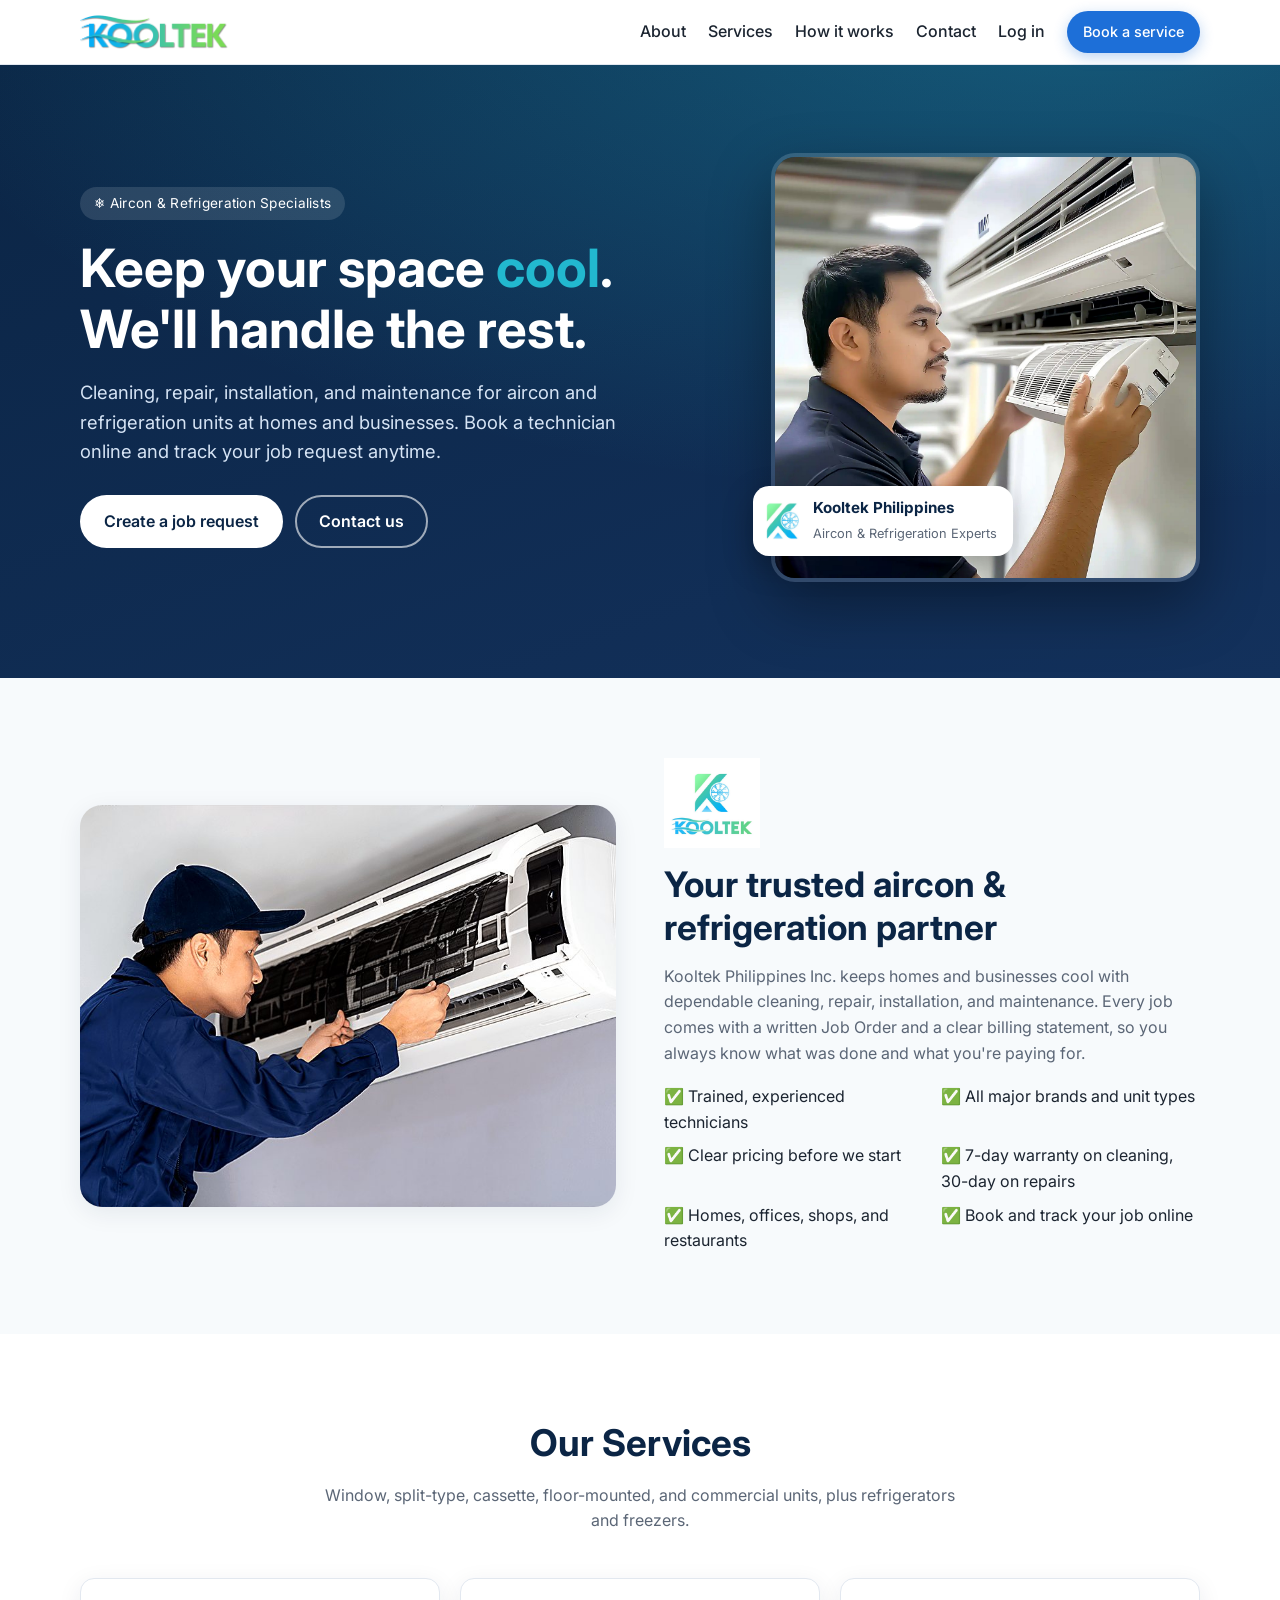
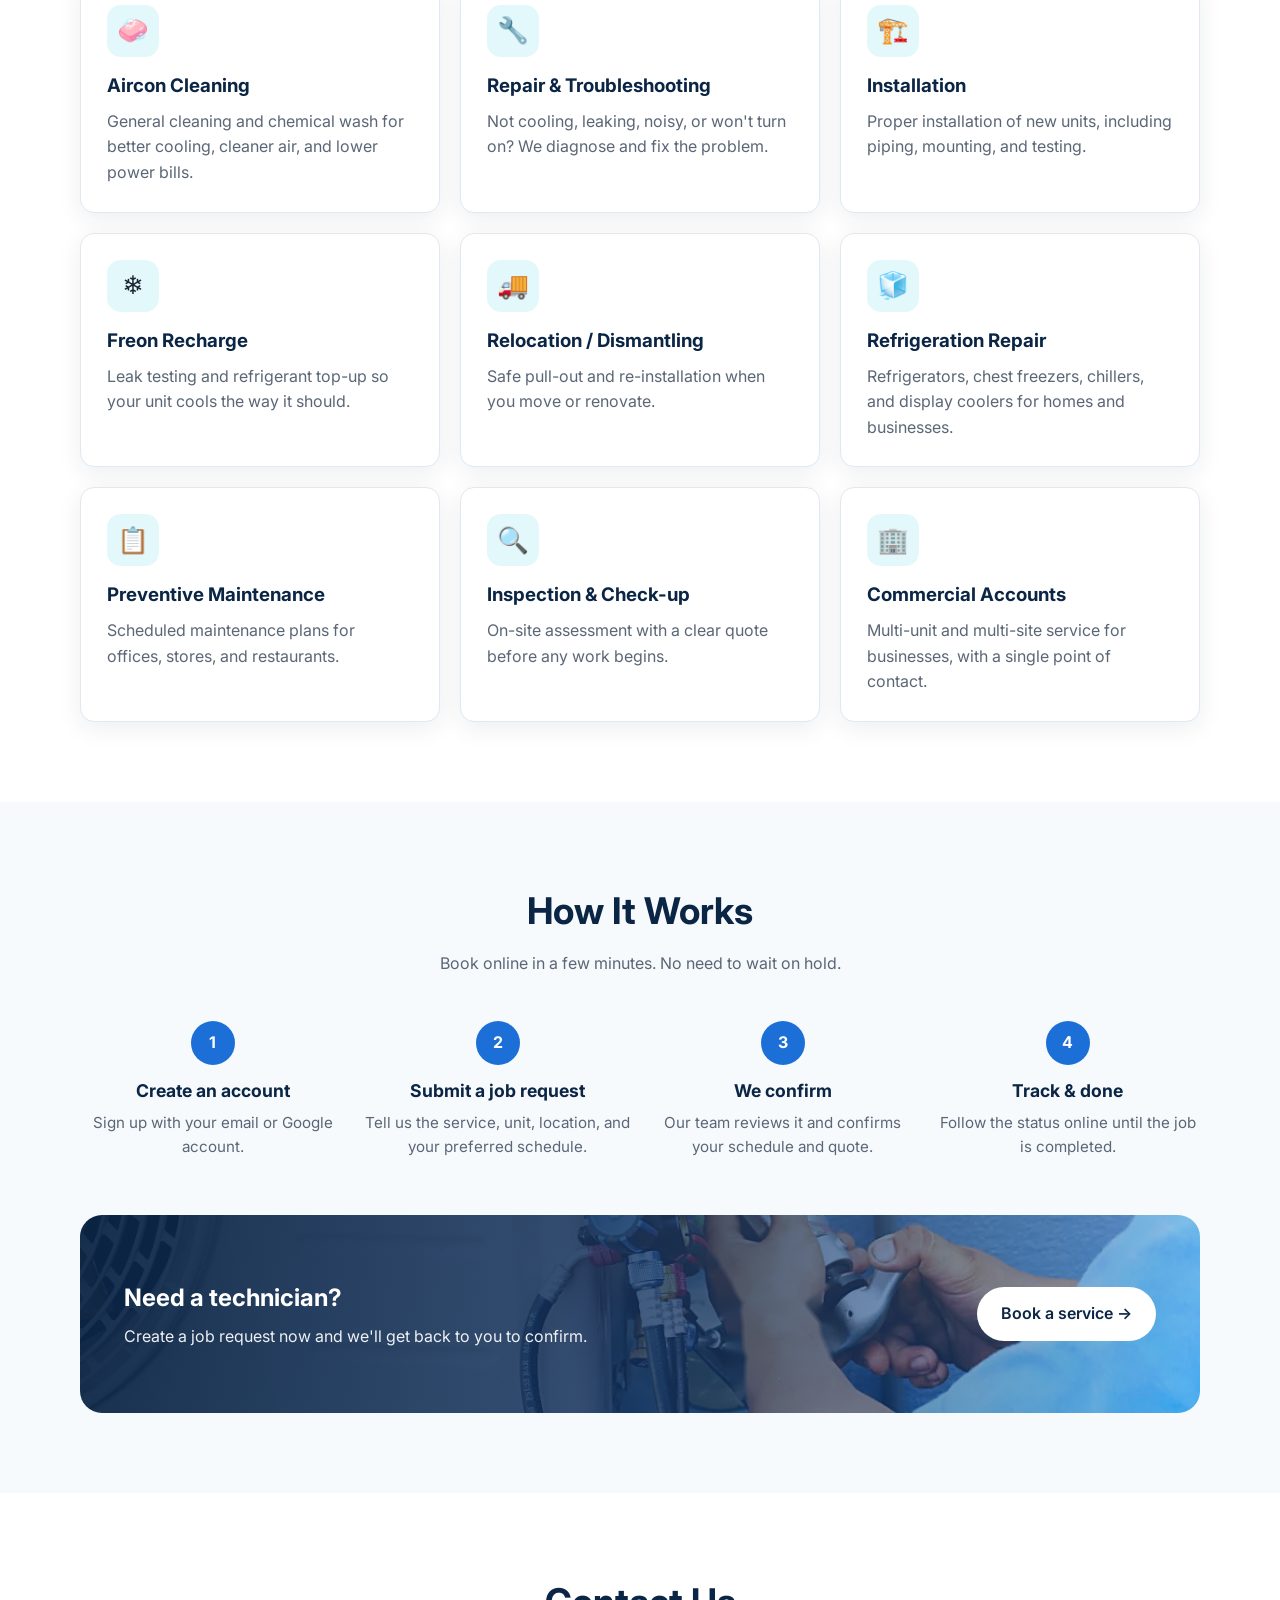
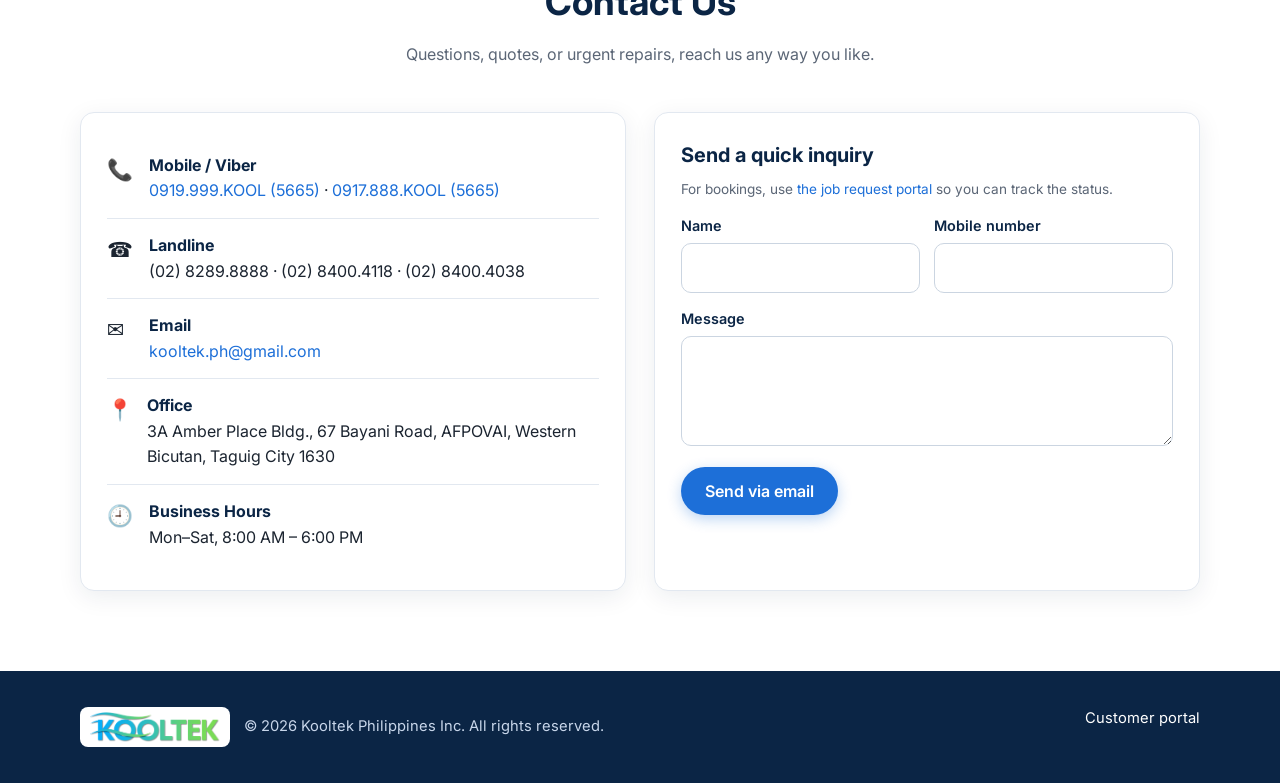
<file: index.html>
<!DOCTYPE html>
<html lang="en">
<head>
  <meta charset="UTF-8" />
  <meta name="viewport" content="width=device-width, initial-scale=1.0" />
  <title>Kooltek | Aircon & Refrigeration Services</title>
  <meta name="description" content="Kooltek provides aircon cleaning, repair, installation, and refrigeration services. Book a technician online in minutes." />
  <meta property="og:title" content="Kooltek | Aircon & Refrigeration Services" />
  <meta property="og:description" content="Aircon cleaning, repair, installation, and refrigeration services. Book online." />
  <link rel="icon" type="image/png" href="img/favicon.png" />
  <link rel="apple-touch-icon" href="img/apple-touch-icon.png" />
  <meta property="og:image" content="https://kooltek-ph.github.io/img/photos/tech-split-type-service.jpg" />
  <link rel="preconnect" href="https://fonts.googleapis.com" />
  <link href="https://fonts.googleapis.com/css2?family=Inter:wght@400;500;600;700;800&display=swap" rel="stylesheet" />
  <link rel="stylesheet" href="css/style.css?v=20261124b" />
</head>
<body>
  <header class="site-header">
    <div class="container nav">
      <a href="index.html" class="brand"><img src="img/kooltek-wordmark.png" alt="Kooltek" class="brand-logo" /></a>
      <button class="nav-toggle" aria-label="Menu" onclick="document.querySelector('.nav-links').classList.toggle('open')">☰</button>
      <nav class="nav-links">
        <a href="#about">About</a>
        <a href="#services">Services</a>
        <a href="#how">How it works</a>
        <a href="#contact">Contact</a>
        <a href="portal.html">Log in</a>
        <a href="portal.html" class="btn btn-primary btn-sm">Book a service</a>
      </nav>
    </div>
  </header>

  <main>
    <section class="hero">
      <div class="container hero-grid">
        <div>
          <span class="eyebrow">❄ Aircon &amp; Refrigeration Specialists</span>
          <h1>Keep your space <em>cool</em>. We'll handle the rest.</h1>
          <p class="lead">Cleaning, repair, installation, and maintenance for aircon and refrigeration units at homes and businesses. Book a technician online and track your job request anytime.</p>
          <div class="hero-cta">
            <a href="portal.html" class="btn btn-light">Create a job request</a>
            <a href="#contact" class="btn btn-outline" style="color:#fff;border-color:rgba(255,255,255,.6)">Contact us</a>
          </div>
        </div>
        <div class="hero-photo">
          <img src="img/photos/tech-split-type-service.jpg" alt="Kooltek technician servicing a split-type aircon" width="700" height="700" />
          <div class="hero-badge"><img src="img/favicon.png" alt="" width="40" height="40" /><div><strong>Kooltek Philippines</strong><span>Aircon &amp; Refrigeration Experts</span></div></div>
        </div>
      </div>
    </section>

    <section id="about">
      <div class="container about-grid">
        <div class="about-photo"><img src="img/photos/tech-filter-cleaning.jpg" alt="Kooltek technician cleaning an aircon filter" width="800" height="600" loading="lazy" /></div>
        <div>
          <img src="img/kooltek-logo.png" alt="Kooltek Philippines Inc." class="about-logo" width="150" height="140" loading="lazy" />
          <h2>Your trusted aircon &amp; refrigeration partner</h2>
          <p class="muted">Kooltek Philippines Inc. keeps homes and businesses cool with dependable cleaning, repair, installation, and maintenance. Every job comes with a written Job Order and a clear billing statement, so you always know what was done and what you're paying for.</p>
          <ul class="why">
            <li>✅ Trained, experienced technicians</li>
            <li>✅ All major brands and unit types</li>
            <li>✅ Clear pricing before we start</li>
            <li>✅ 7-day warranty on cleaning, 30-day on repairs</li>
            <li>✅ Homes, offices, shops, and restaurants</li>
            <li>✅ Book and track your job online</li>
          </ul>
        </div>
      </div>
    </section>

    <section id="services" class="alt">
      <div class="container">
        <div class="section-head">
          <h2>Our Services</h2>
          <p>Window, split-type, cassette, floor-mounted, and commercial units, plus refrigerators and freezers.</p>
        </div>
        <div class="grid grid-3">
          <div class="card service"><div class="icon">🧼</div><h3>Aircon Cleaning</h3><p>General cleaning and chemical wash for better cooling, cleaner air, and lower power bills.</p></div>
          <div class="card service"><div class="icon">🔧</div><h3>Repair &amp; Troubleshooting</h3><p>Not cooling, leaking, noisy, or won't turn on? We diagnose and fix the problem.</p></div>
          <div class="card service"><div class="icon">🏗️</div><h3>Installation</h3><p>Proper installation of new units, including piping, mounting, and testing.</p></div>
          <div class="card service"><div class="icon">❄️</div><h3>Freon Recharge</h3><p>Leak testing and refrigerant top-up so your unit cools the way it should.</p></div>
          <div class="card service"><div class="icon">🚚</div><h3>Relocation / Dismantling</h3><p>Safe pull-out and re-installation when you move or renovate.</p></div>
          <div class="card service"><div class="icon">🧊</div><h3>Refrigeration Repair</h3><p>Refrigerators, chest freezers, chillers, and display coolers for homes and businesses.</p></div>
          <div class="card service"><div class="icon">📋</div><h3>Preventive Maintenance</h3><p>Scheduled maintenance plans for offices, stores, and restaurants.</p></div>
          <div class="card service"><div class="icon">🔍</div><h3>Inspection &amp; Check-up</h3><p>On-site assessment with a clear quote before any work begins.</p></div>
          <div class="card service"><div class="icon">🏢</div><h3>Commercial Accounts</h3><p>Multi-unit and multi-site service for businesses, with a single point of contact.</p></div>
        </div>
      </div>
    </section>

    <section id="how">
      <div class="container">
        <div class="section-head">
          <h2>How It Works</h2>
          <p>Book online in a few minutes. No need to wait on hold.</p>
        </div>
        <div class="grid grid-4">
          <div class="step"><div class="num">1</div><h3>Create an account</h3><p>Sign up with your email or Google account.</p></div>
          <div class="step"><div class="num">2</div><h3>Submit a job request</h3><p>Tell us the service, unit, location, and your preferred schedule.</p></div>
          <div class="step"><div class="num">3</div><h3>We confirm</h3><p>Our team reviews it and confirms your schedule and quote.</p></div>
          <div class="step"><div class="num">4</div><h3>Track &amp; done</h3><p>Follow the status online until the job is completed.</p></div>
        </div>
        <div style="margin-top:56px" class="cta-band cta-photo">
          <div>
            <h2>Need a technician?</h2>
            <p>Create a job request now and we'll get back to you to confirm.</p>
          </div>
          <a href="portal.html" class="btn btn-light">Book a service →</a>
        </div>
      </div>
    </section>

    <section id="contact" class="alt">
      <div class="container">
        <div class="section-head">
          <h2>Contact Us</h2>
          <p>Questions, quotes, or urgent repairs, reach us any way you like.</p>
        </div>
        <div class="contact-grid">
          <div class="card">
            <ul class="contact-list">
              <li><span class="ci">📞</span><div><strong>Mobile / Viber</strong><a href="tel:+639199995665">0919.999.KOOL (5665)</a> · <a href="tel:+639178885665">0917.888.KOOL (5665)</a></div></li>
              <li><span class="ci">☎️</span><div><strong>Landline</strong>(02) 8289.8888 · (02) 8400.4118 · (02) 8400.4038</div></li>
              <li><span class="ci">✉️</span><div><strong>Email</strong><a href="mailto:kooltek.ph@gmail.com">kooltek.ph@gmail.com</a></div></li>
              <li><span class="ci">📍</span><div><strong>Office</strong>3A Amber Place Bldg., 67 Bayani Road, AFPOVAI, Western Bicutan, Taguig City 1630</div></li>
              <li><span class="ci">🕘</span><div><strong>Business Hours</strong>Mon–Sat, 8:00 AM – 6:00 PM</div></li> <!-- TODO: confirm business hours -->
            </ul>
          </div>
          <div class="card">
            <h2 style="margin-top:0;color:var(--blue-900)">Send a quick inquiry</h2>
            <p class="hint" style="margin-top:-8px">For bookings, use <a href="portal.html">the job request portal</a> so you can track the status.</p>
            <form id="inquiry" class="form-grid">
              <div><label for="iq-name">Name</label><input id="iq-name" required /></div>
              <div><label for="iq-phone">Mobile number</label><input id="iq-phone" type="tel" required /></div>
              <div class="full"><label for="iq-msg">Message</label><textarea id="iq-msg" required></textarea></div>
              <div class="full"><button class="btn btn-primary" type="submit">Send via email</button></div>
            </form>
          </div>
        </div>
      </div>
    </section>
  </main>

  <footer class="site-footer">
    <div class="container">
      <div class="foot-brand"><img src="img/kooltek-wordmark.png" alt="Kooltek" width="140" height="32" /><span>© <span id="yr"></span> Kooltek Philippines Inc. All rights reserved.</span></div>
      <div><a href="portal.html">Customer portal</a></div>
    </div>
  </footer>

  <script>
    document.getElementById('yr').textContent = new Date().getFullYear();
    // Inquiry form opens the visitor's email app (no backend needed).
    document.getElementById('inquiry').addEventListener('submit', function (e) {
      e.preventDefault();
      var to = 'kooltek.ph@gmail.com';
      var name = document.getElementById('iq-name').value;
      var phone = document.getElementById('iq-phone').value;
      var msg = document.getElementById('iq-msg').value;
      var body = 'Name: ' + name + '\nMobile: ' + phone + '\n\n' + msg;
      window.location.href = 'mailto:' + to + '?subject=' + encodeURIComponent('Inquiry from ' + name) + '&body=' + encodeURIComponent(body);
    });
    document.querySelectorAll('.nav-links a').forEach(function (a) {
      a.addEventListener('click', function () { document.querySelector('.nav-links').classList.remove('open'); });
    });
  </script>
</body>
</html>
</file>
<file: css/style.css>
:root {
  --blue-900: #0b2545;
  --blue-700: #13315c;
  --blue-500: #1d6fd8;
  --cyan-400: #22b8cf;
  --cyan-100: #e3f8fb;
  --ink: #1b2430;
  --muted: #5b6676;
  --line: #e2e8f0;
  --bg: #f7fafc;
  --white: #ffffff;
  --ok: #2f9e44;
  --warn: #f08c00;
  --bad: #e03131;
  --radius: 14px;
  --shadow: 0 6px 24px rgba(11, 37, 69, 0.08);
}

* { box-sizing: border-box; }
html { scroll-behavior: smooth; }
body {
  margin: 0;
  font-family: "Inter", system-ui, -apple-system, "Segoe UI", Roboto, sans-serif;
  color: var(--ink);
  background: var(--bg);
  line-height: 1.6;
}
img { max-width: 100%; height: auto; }
a { color: var(--blue-500); text-decoration: none; }
a:hover { text-decoration: underline; }

.container { width: min(1120px, 92%); margin: 0 auto; }

/* Header */
.site-header {
  position: sticky; top: 0; z-index: 50;
  background: rgba(255, 255, 255, 0.92);
  backdrop-filter: blur(8px);
  border-bottom: 1px solid var(--line);
}
.nav { display: flex; align-items: center; justify-content: space-between; height: 64px; }
.brand { display: flex; align-items: center; gap: 10px; font-weight: 800; font-size: 1.25rem; color: var(--blue-900); }
.brand:hover { text-decoration: none; }
.brand-mark {
  width: 34px; height: 34px; border-radius: 10px;
  background: linear-gradient(135deg, var(--blue-500), var(--cyan-400));
  display: grid; place-items: center; color: #fff; font-size: 1.1rem;
}
.brand span.kool { color: var(--blue-500); }
.nav-links { display: flex; gap: 22px; align-items: center; }
.nav-links a { color: var(--ink); font-weight: 500; }
.nav-links a.btn-primary { color: #fff; }
.nav-toggle { display: none; background: none; border: 0; font-size: 1.6rem; cursor: pointer; color: var(--blue-900); }

@media (max-width: 760px) {
  .nav-toggle { display: block; }
  .nav-links {
    display: none; position: absolute; top: 64px; left: 0; right: 0;
    flex-direction: column; gap: 0; background: #fff; border-bottom: 1px solid var(--line);
  }
  .nav-links.open { display: flex; }
  .nav-links a { padding: 14px 4%; width: 100%; border-top: 1px solid var(--line); }
  .nav-links .btn { margin: 12px 4%; width: 92%; text-align: center; }
}

/* Buttons */
.btn {
  display: inline-block; padding: 12px 22px; border-radius: 999px;
  font-weight: 600; border: 2px solid transparent; cursor: pointer;
  font-size: 1rem; font-family: inherit; transition: transform .1s, box-shadow .2s;
}
.btn:hover { text-decoration: none; transform: translateY(-1px); }
.btn-primary { background: var(--blue-500); color: #fff; box-shadow: 0 4px 14px rgba(29, 111, 216, .3); }
.btn-primary:hover { background: #185fbb; }
.btn-light { background: #fff; color: var(--blue-900); }
.btn-outline { border-color: var(--blue-500); color: var(--blue-500); background: transparent; }
.btn-ghost { background: transparent; color: var(--muted); border-color: var(--line); }
.btn-sm { padding: 7px 14px; font-size: .9rem; }
.btn:disabled { opacity: .6; cursor: not-allowed; transform: none; }

/* Hero */
.hero {
  background: radial-gradient(1200px 500px at 85% -10%, rgba(34, 184, 207, .35), transparent),
              linear-gradient(160deg, var(--blue-900), var(--blue-700));
  color: #fff; padding: 88px 0 96px;
}
.hero-grid { display: grid; grid-template-columns: 1.2fr .8fr; gap: 48px; align-items: center; }
.eyebrow { display: inline-block; background: rgba(255,255,255,.12); padding: 6px 14px; border-radius: 999px; font-size: .85rem; letter-spacing: .02em; }
.hero h1 { font-size: clamp(2.1rem, 4.5vw, 3.3rem); line-height: 1.15; margin: 18px 0 16px; }
.hero h1 em { font-style: normal; color: var(--cyan-400); }
.hero p.lead { font-size: 1.15rem; color: #d6e4f5; max-width: 560px; }
.hero-cta { display: flex; gap: 12px; flex-wrap: wrap; margin-top: 28px; }
.hero-card {
  background: rgba(255,255,255,.08); border: 1px solid rgba(255,255,255,.18);
  border-radius: 20px; padding: 26px;
}
.hero-card h3 { margin: 0 0 14px; }
.hero-card ul { list-style: none; padding: 0; margin: 0; }
.hero-card li { padding: 9px 0; border-bottom: 1px dashed rgba(255,255,255,.18); display: flex; gap: 10px; }
.hero-card li:last-child { border: 0; }
@media (max-width: 860px) { .hero-grid { grid-template-columns: 1fr; } .hero { padding: 64px 0; } }

/* Sections */
section { padding: 80px 0; }
.section-head { text-align: center; max-width: 640px; margin: 0 auto 44px; }
.section-head h2 { font-size: clamp(1.7rem, 3vw, 2.3rem); margin: 0 0 10px; color: var(--blue-900); }
.section-head p { color: var(--muted); margin: 0; }
.alt { background: #fff; }

.grid { display: grid; gap: 20px; }
.grid-3 { grid-template-columns: repeat(3, 1fr); }
.grid-4 { grid-template-columns: repeat(4, 1fr); }
@media (max-width: 960px) { .grid-3, .grid-4 { grid-template-columns: repeat(2, 1fr); } }
@media (max-width: 600px) { .grid-3, .grid-4 { grid-template-columns: 1fr; } }

.card {
  background: #fff; border: 1px solid var(--line); border-radius: var(--radius);
  padding: 26px; box-shadow: var(--shadow);
}
.service .icon {
  width: 52px; height: 52px; border-radius: 14px; background: var(--cyan-100);
  display: grid; place-items: center; font-size: 1.6rem; margin-bottom: 14px;
}
.service h3 { margin: 0 0 8px; color: var(--blue-900); }
.service p { margin: 0; color: var(--muted); }

.step { text-align: center; }
.step .num {
  width: 44px; height: 44px; border-radius: 50%; margin: 0 auto 12px;
  background: var(--blue-500); color: #fff; font-weight: 700; display: grid; place-items: center;
}
.step h3 { margin: 0 0 6px; color: var(--blue-900); font-size: 1.1rem; }
.step p { margin: 0; color: var(--muted); font-size: .95rem; }

/* CTA band */
.cta-band {
  background: linear-gradient(135deg, var(--blue-500), var(--cyan-400));
  color: #fff; border-radius: 22px; padding: 44px; display: flex;
  justify-content: space-between; align-items: center; gap: 24px; flex-wrap: wrap;
}
.cta-band h2 { margin: 0 0 6px; }
.cta-band p { margin: 0; opacity: .92; }

/* Contact */
.contact-grid { display: grid; grid-template-columns: 1fr 1fr; gap: 28px; }
@media (max-width: 860px) { .contact-grid { grid-template-columns: 1fr; } }
.contact-list { list-style: none; padding: 0; margin: 0; }
.contact-list li { display: flex; gap: 14px; padding: 14px 0; border-bottom: 1px solid var(--line); }
.contact-list li:last-child { border: 0; }
.contact-list .ci { font-size: 1.3rem; width: 28px; }
.contact-list strong { display: block; color: var(--blue-900); }

/* Forms */
.form-grid { display: grid; grid-template-columns: 1fr 1fr; gap: 14px; }
.form-grid .full { grid-column: 1 / -1; }
@media (max-width: 600px) { .form-grid { grid-template-columns: 1fr; } }
label { display: block; font-weight: 600; font-size: .9rem; margin-bottom: 6px; color: var(--blue-900); }
input, select, textarea {
  width: 100%; padding: 11px 13px; border: 1px solid #cbd5e1; border-radius: 10px;
  font: inherit; background: #fff; color: var(--ink);
}
input:focus, select:focus, textarea:focus { outline: 2px solid rgba(29,111,216,.35); border-color: var(--blue-500); }
textarea { min-height: 110px; resize: vertical; }
.hint { font-size: .85rem; color: var(--muted); }

/* Footer */
.site-footer { background: var(--blue-900); color: #c8d6ea; padding: 36px 0; font-size: .92rem; }
.site-footer .container { display: flex; justify-content: space-between; gap: 16px; flex-wrap: wrap; }
.site-footer a { color: #fff; }

/* Portal */
.portal-main { padding: 40px 0 80px; min-height: calc(100vh - 64px - 110px); }
.auth-wrap { max-width: 440px; margin: 30px auto; }
.tabs { display: flex; background: #eef2f7; border-radius: 999px; padding: 4px; margin-bottom: 20px; }
.tabs button {
  flex: 1; border: 0; background: transparent; padding: 10px; border-radius: 999px;
  font: inherit; font-weight: 600; color: var(--muted); cursor: pointer;
}
.tabs button.active { background: #fff; color: var(--blue-900); box-shadow: 0 2px 8px rgba(0,0,0,.06); }
.stack > * + * { margin-top: 14px; }
.divider { text-align: center; color: var(--muted); font-size: .85rem; margin: 16px 0; }

.portal-head { display: flex; justify-content: space-between; align-items: center; gap: 12px; flex-wrap: wrap; margin-bottom: 24px; }
.portal-head h1 { margin: 0; color: var(--blue-900); font-size: 1.6rem; }
.portal-head .who { color: var(--muted); font-size: .95rem; }
.portal-grid { display: grid; grid-template-columns: 1.05fr .95fr; gap: 24px; align-items: start; }
@media (max-width: 960px) { .portal-grid { grid-template-columns: 1fr; } }
.card h2 { margin: 0 0 16px; color: var(--blue-900); font-size: 1.25rem; }

.job { border: 1px solid var(--line); border-radius: 12px; padding: 16px; background: #fff; }
.job + .job { margin-top: 12px; }
.job-top { display: flex; justify-content: space-between; gap: 10px; align-items: flex-start; }
.job h4 { margin: 0; color: var(--blue-900); }
.job .meta { color: var(--muted); font-size: .88rem; margin-top: 4px; }
.job .desc { margin: 10px 0 0; font-size: .95rem; }
.job-actions { display: flex; gap: 8px; margin-top: 12px; flex-wrap: wrap; align-items: center; }
.job-actions select { width: auto; padding: 6px 10px; }

.badge { display: inline-block; padding: 3px 10px; border-radius: 999px; font-size: .78rem; font-weight: 700; white-space: nowrap; }
.badge.Pending { background: #fff4e6; color: var(--warn); }
.badge.Scheduled { background: #e7f5ff; color: var(--blue-500); }
.badge.In-progress { background: #f3f0ff; color: #7048e8; }
.badge.Completed { background: #ebfbee; color: var(--ok); }
.badge.Cancelled { background: #fff5f5; color: var(--bad); }

.empty { text-align: center; color: var(--muted); padding: 30px 10px; }
.alert { padding: 12px 14px; border-radius: 10px; font-size: .92rem; }
.alert.error { background: #fff5f5; color: var(--bad); border: 1px solid #ffc9c9; }
.alert.success { background: #ebfbee; color: var(--ok); border: 1px solid #b2f2bb; }
.alert.info { background: #e7f5ff; color: var(--blue-700); border: 1px solid #a5d8ff; }
.hidden { display: none !important; }
.filters { display: flex; gap: 8px; flex-wrap: wrap; margin-bottom: 14px; }
.filters button { border: 1px solid var(--line); background: #fff; border-radius: 999px; padding: 6px 12px; cursor: pointer; font: inherit; font-size: .85rem; }
.filters button.active { background: var(--blue-900); color: #fff; border-color: var(--blue-900); }

/* Logo */
.brand-logo { height: 34px; width: auto; display: block; }

/* Tables */
.tbl { width: 100%; border-collapse: collapse; font-size: .92rem; }
.tbl th { text-align: left; background: #f1f5f9; color: var(--blue-900); padding: 8px; font-weight: 600; border-bottom: 1px solid var(--line); }
.tbl td { padding: 6px; border-bottom: 1px solid var(--line); vertical-align: middle; }
.tbl input, .tbl select { padding: 7px 9px; font-size: .9rem; }
.tbl .rm { background: none; border: 0; color: var(--bad); font-size: 1.1rem; cursor: pointer; }

/* Dialogs */
.dlg { border: 0; border-radius: 16px; padding: 0; width: min(640px, 94vw); max-height: 92vh; box-shadow: 0 20px 60px rgba(0,0,0,.25); }
.dlg-wide { width: min(980px, 96vw); }
.dlg::backdrop { background: rgba(11, 37, 69, .45); }
.dlg form { padding: 24px; }
.dlg h2 { margin: 0 0 4px; color: var(--blue-900); }
.dlg-sec { margin: 22px 0 10px; color: var(--blue-700); font-size: 1rem; border-bottom: 1px solid var(--line); padding-bottom: 6px; }
.dlg-actions { display: flex; justify-content: flex-end; gap: 8px; margin-top: 20px; flex-wrap: wrap; }
.checks { display: flex; gap: 16px; flex-wrap: wrap; }
.checks label { font-weight: 500; display: flex; gap: 6px; align-items: center; margin: 0; }
.checks input { width: auto; }
.bill-sum { display: flex; gap: 16px; align-items: end; flex-wrap: wrap; margin-top: 14px; }
.bill-total { margin-left: auto; font-size: 1.1rem; color: var(--blue-900); }
.bill-total strong { font-size: 1.35rem; }

.badge.Billed { background: #e6fcf5; color: #0c8599; }
.badge.Paid { background: #2f9e44; color: #fff; }
.jo-no { font-family: ui-monospace, Menlo, monospace; font-size: .82rem; color: var(--blue-700); background: #eef4ff; padding: 2px 8px; border-radius: 6px; }
.job .amount { font-weight: 700; color: var(--blue-900); }

/* Photos */
.hero-photo { position: relative; }
.hero-photo > img { width: 100%; height: auto; aspect-ratio: 1 / 1; object-fit: cover; border-radius: 24px; display: block; box-shadow: 0 24px 60px rgba(0,0,0,.35); border: 4px solid rgba(255,255,255,.15); }
.hero-badge { position: absolute; left: -18px; bottom: 26px; background: #fff; color: var(--blue-900); border-radius: 16px; padding: 10px 16px 10px 10px; display: flex; gap: 10px; align-items: center; box-shadow: 0 10px 30px rgba(0,0,0,.25); }
.hero-badge img { border-radius: 10px; }
.hero-badge strong { display: block; font-size: .95rem; }
.hero-badge span { font-size: .8rem; color: var(--muted); }
@media (max-width: 860px) { .hero-photo { max-width: 460px; margin: 0 auto; } .hero-badge { left: 12px; } }

.about-grid { display: grid; grid-template-columns: 1fr 1fr; gap: 48px; align-items: center; }
.about-photo img { width: 100%; height: auto; border-radius: 22px; display: block; box-shadow: var(--shadow); }
.about-logo { height: 90px; width: auto; margin-bottom: 8px; }
#about h2 { font-size: clamp(1.6rem, 3vw, 2.2rem); color: var(--blue-900); margin: 0 0 12px; line-height: 1.2; }
.muted { color: var(--muted); }
.why { list-style: none; padding: 0; margin: 18px 0 0; display: grid; grid-template-columns: 1fr 1fr; gap: 8px 18px; }
@media (max-width: 860px) { .about-grid { grid-template-columns: 1fr; gap: 28px; } .why { grid-template-columns: 1fr; } }

.cta-photo {
  background: linear-gradient(100deg, rgba(11,37,69,.95) 0%, rgba(19,49,92,.85) 45%, rgba(29,111,216,.35) 100%),
              url("../img/photos/tech-refrigerant-check.jpg") center / cover no-repeat;
  padding: 64px 44px;
}

.foot-brand { display: flex; align-items: center; gap: 14px; flex-wrap: wrap; }
.foot-brand img { height: 30px; width: auto; background: #fff; padding: 5px 10px; border-radius: 8px; box-sizing: content-box; }
</file>
